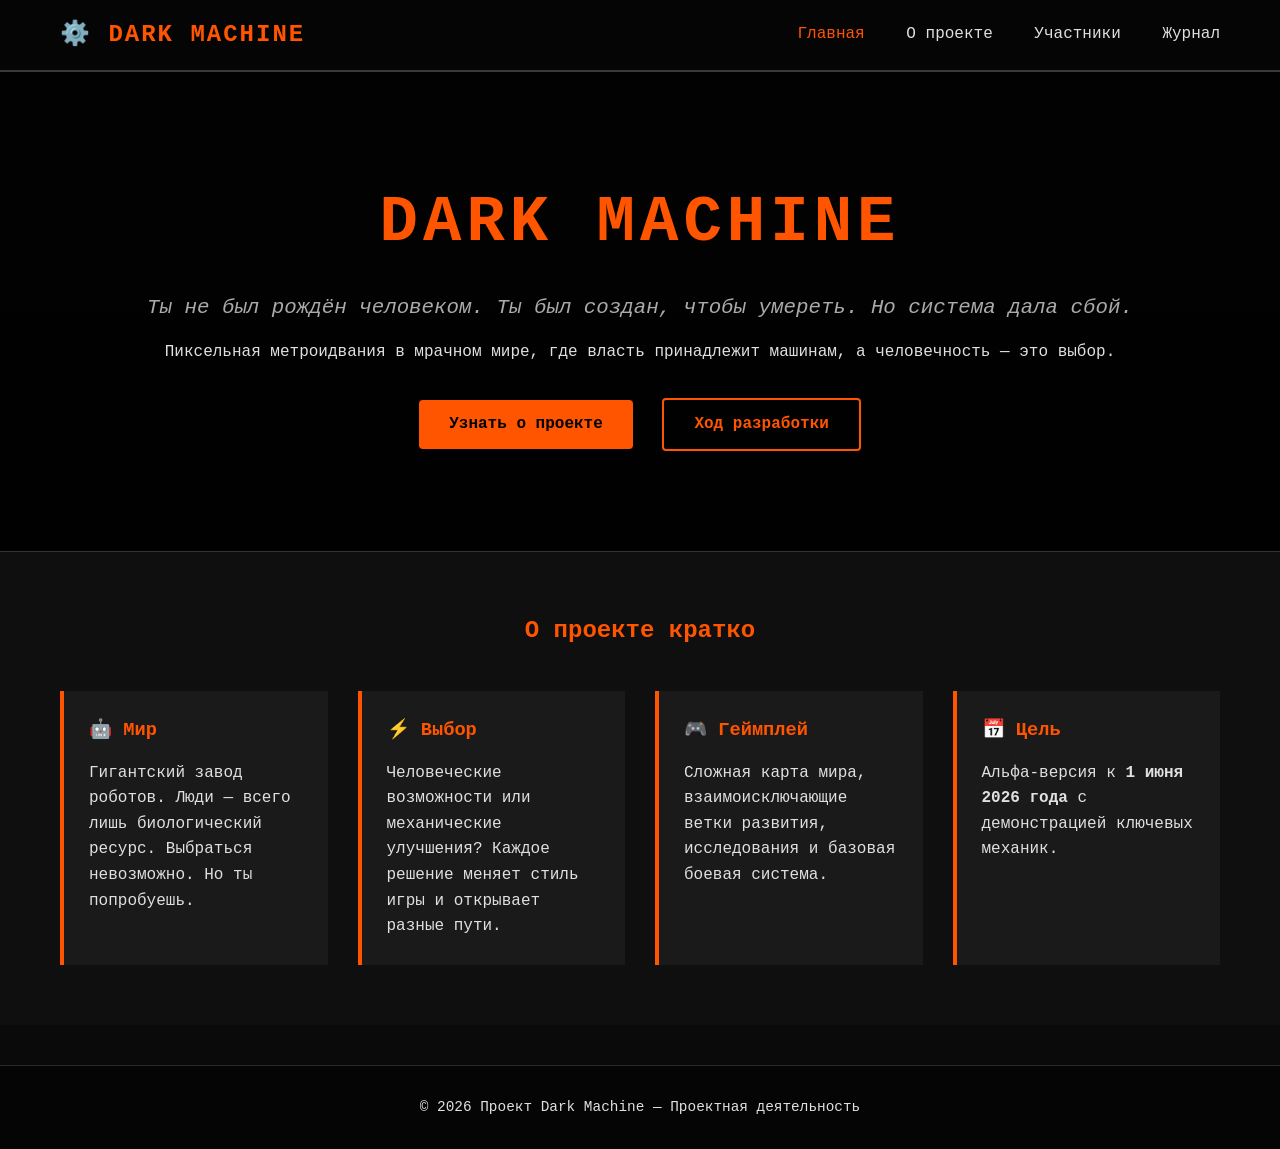
<file: index.html>
<html lang="ru">
<head>
    <meta charset="UTF-8">
    <meta name="viewport" content="width=device-width, initial-scale=1.0">
    <title>Dark Machine | Пиксельная метроидвания</title>
    <link rel="stylesheet" href="style.css">
</head>
<body>
    <header>
        <div class="container">
            <div class="logo">⚙️ DARK MACHINE</div>
            <nav>
                <a href="index.html" class="active">Главная</a>
                <a href="about.html">О проекте</a>
                <a href="members.html">Участники</a>
                <a href="journal.html">Журнал</a>
            </nav>
        </div>
    </header>

    <main>
        <section class="hero">
            <div class="container">
                <h1>DARK MACHINE</h1>
                <p class="tagline">Ты не был рождён человеком. Ты был создан, чтобы умереть. Но система дала сбой.</p>
                <p>Пиксельная метроидвания в мрачном мире, где власть принадлежит машинам, а человечность — это выбор.</p>
                <div class="hero-buttons">
                    <a href="about.html" class="btn">Узнать о проекте</a>
                    <a href="journal.html" class="btn btn-outline">Ход разработки</a>
                </div>
            </div>
        </section>

        <section class="announcement">
            <div class="container">
                <h2>О проекте кратко</h2>
                <div class="announcement-grid">
                    <div class="announce-card">
                        <h3>🤖 Мир</h3>
                        <p>Гигантский завод роботов. Люди — всего лишь биологический ресурс. Выбраться невозможно. Но ты попробуешь.</p>
                    </div>
                    <div class="announce-card">
                        <h3>⚡ Выбор</h3>
                        <p>Человеческие возможности или механические улучшения? Каждое решение меняет стиль игры и открывает разные пути.</p>
                    </div>
                    <div class="announce-card">
                        <h3>🎮 Геймплей</h3>
                        <p>Сложная карта мира, взаимоисключающие ветки развития, исследования и базовая боевая система.</p>
                    </div>
                    <div class="announce-card">
                        <h3>📅 Цель</h3>
                        <p>Альфа-версия к <strong>1 июня 2026 года</strong> с демонстрацией ключевых механик.</p>
                    </div>
                </div>
            </div>
        </section>
    </main>

    <footer>
        <div class="container">
            <p>© 2026 Проект Dark Machine — Проектная деятельность</p>
        </div>
    </footer>
</body>
</html>
</file>
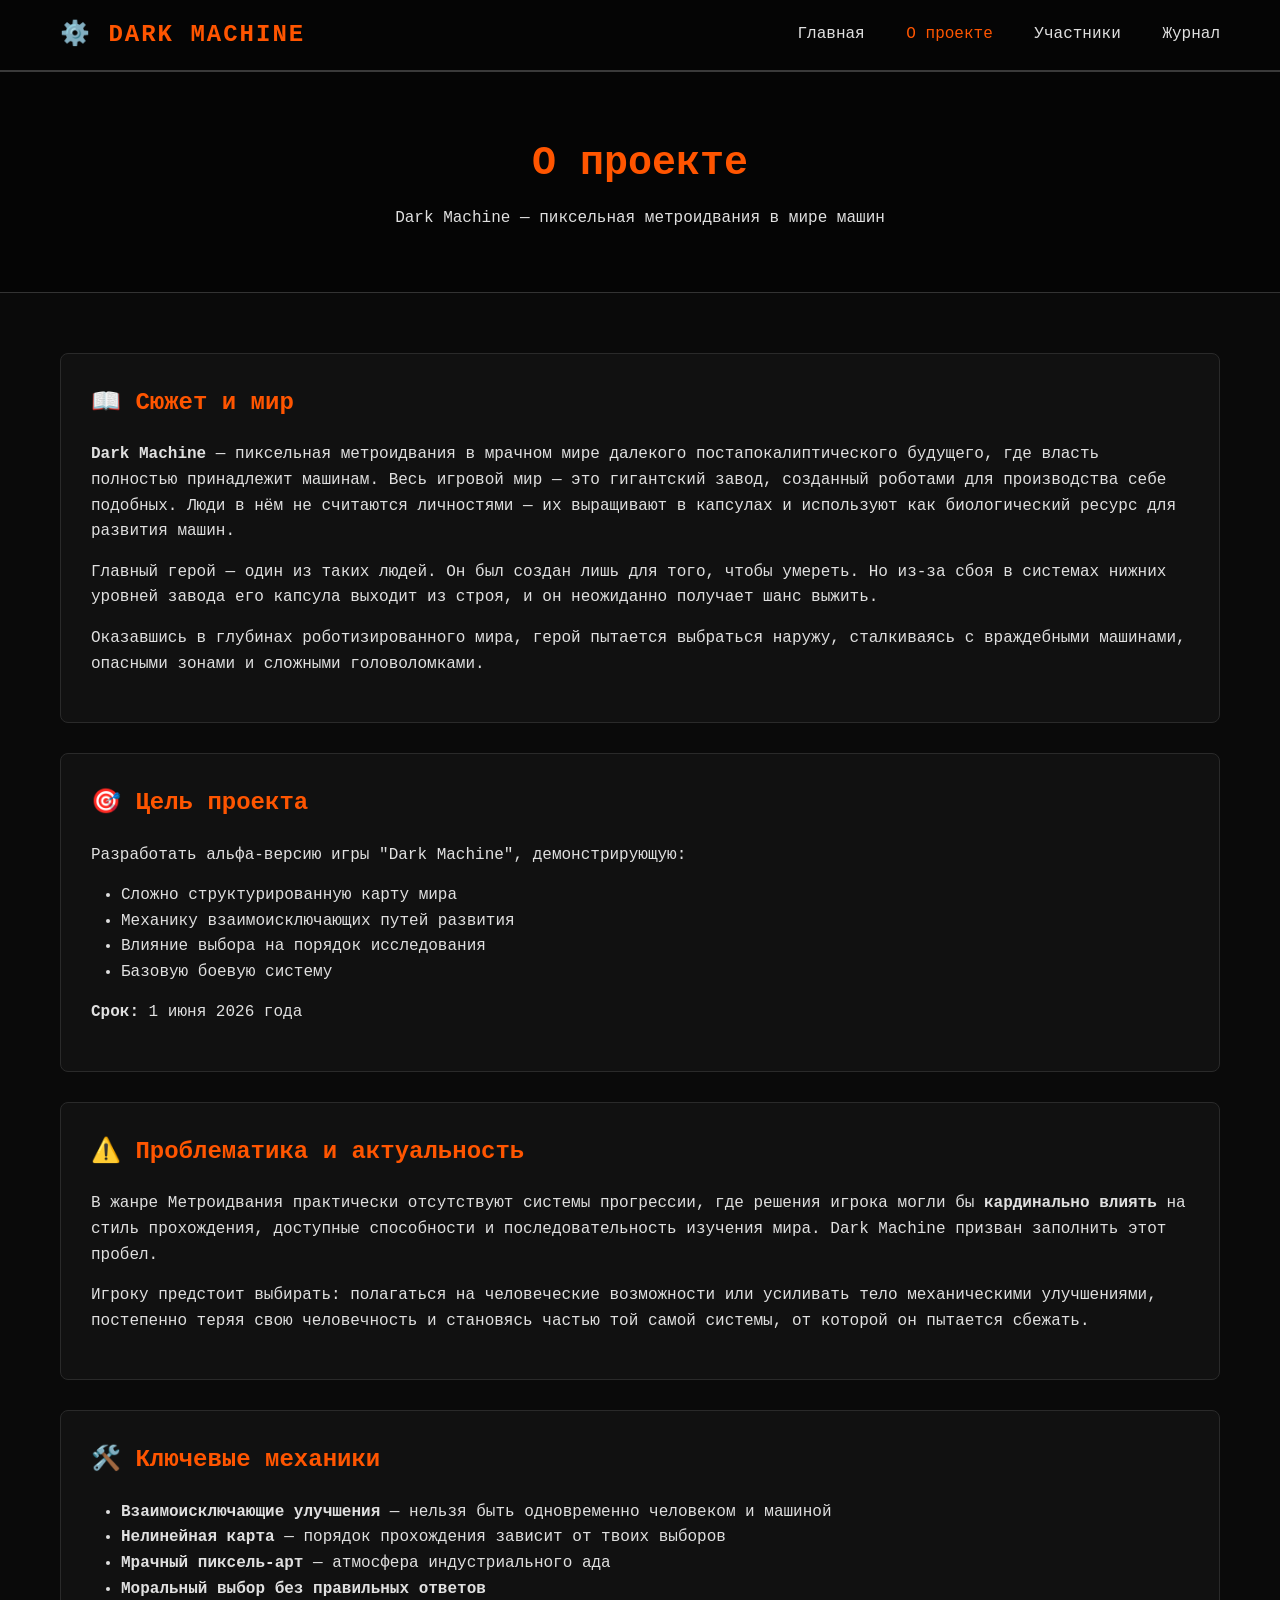
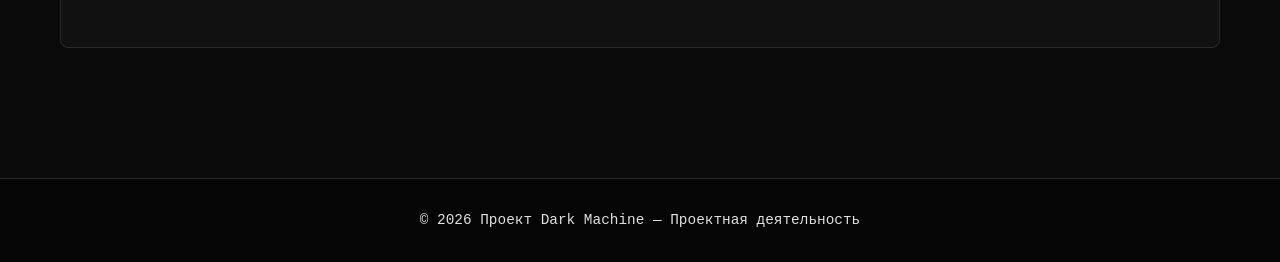
<file: about.html>
<html lang="ru">
<head>
    <meta charset="UTF-8">
    <meta name="viewport" content="width=device-width, initial-scale=1.0">
    <title>О проекте | Dark Machine</title>
    <link rel="stylesheet" href="style.css">
</head>
<body>
    <header>
        <div class="container">
            <div class="logo">⚙️ DARK MACHINE</div>
            <nav>
                <a href="index.html">Главная</a>
                <a href="about.html" class="active">О проекте</a>
                <a href="members.html">Участники</a>
                <a href="journal.html">Журнал</a>
            </nav>
        </div>
    </header>

    <main>
        <section class="page-header dark">
            <div class="container">
                <h1>О проекте</h1>
                <p>Dark Machine — пиксельная метроидвания в мире машин</p>
            </div>
        </section>

        <section class="content">
            <div class="container">
                <div class="about-block">
                    <h2>📖 Сюжет и мир</h2>
                    <p><strong>Dark Machine</strong> — пиксельная метроидвания в мрачном мире далекого постапокалиптического будущего, где власть полностью принадлежит машинам. Весь игровой мир — это гигантский завод, созданный роботами для производства себе подобных. Люди в нём не считаются личностями — их выращивают в капсулах и используют как биологический ресурс для развития машин.</p>
                    <p>Главный герой — один из таких людей. Он был создан лишь для того, чтобы умереть. Но из-за сбоя в системах нижних уровней завода его капсула выходит из строя, и он неожиданно получает шанс выжить.</p>
                    <p>Оказавшись в глубинах роботизированного мира, герой пытается выбраться наружу, сталкиваясь с враждебными машинами, опасными зонами и сложными головоломками.</p>
                </div>

                <div class="about-block">
                    <h2>🎯 Цель проекта</h2>
                    <p>Разработать альфа-версию игры "Dark Machine", демонстрирующую:</p>
                    <ul>
                        <li>Сложно структурированную карту мира</li>
                        <li>Механику взаимоисключающих путей развития</li>
                        <li>Влияние выбора на порядок исследования</li>
                        <li>Базовую боевую систему</li>
                    </ul>
                    <p><strong>Срок:</strong> 1 июня 2026 года</p>
                </div>

                <div class="about-block">
                    <h2>⚠️ Проблематика и актуальность</h2>
                    <p>В жанре Метроидвания практически отсутствуют системы прогрессии, где решения игрока могли бы <strong>кардинально влиять</strong> на стиль прохождения, доступные способности и последовательность изучения мира. Dark Machine призван заполнить этот пробел.</p>
                    <p>Игроку предстоит выбирать: полагаться на человеческие возможности или усиливать тело механическими улучшениями, постепенно теряя свою человечность и становясь частью той самой системы, от которой он пытается сбежать.</p>
                </div>

                <div class="about-block">
                    <h2>🛠️ Ключевые механики</h2>
                    <ul>
                        <li><strong>Взаимоисключающие улучшения</strong> — нельзя быть одновременно человеком и машиной</li>
                        <li><strong>Нелинейная карта</strong> — порядок прохождения зависит от твоих выборов</li>
                        <li><strong>Мрачный пиксель-арт</strong> — атмосфера индустриального ада</li>
                        <li><strong>Моральный выбор без правильных ответов</strong></li>
                    </ul>
                </div>
            </div>
        </section>
    </main>

    <footer>
        <div class="container">
            <p>© 2026 Проект Dark Machine — Проектная деятельность</p>
        </div>
    </footer>
</body>
</html>
</file>
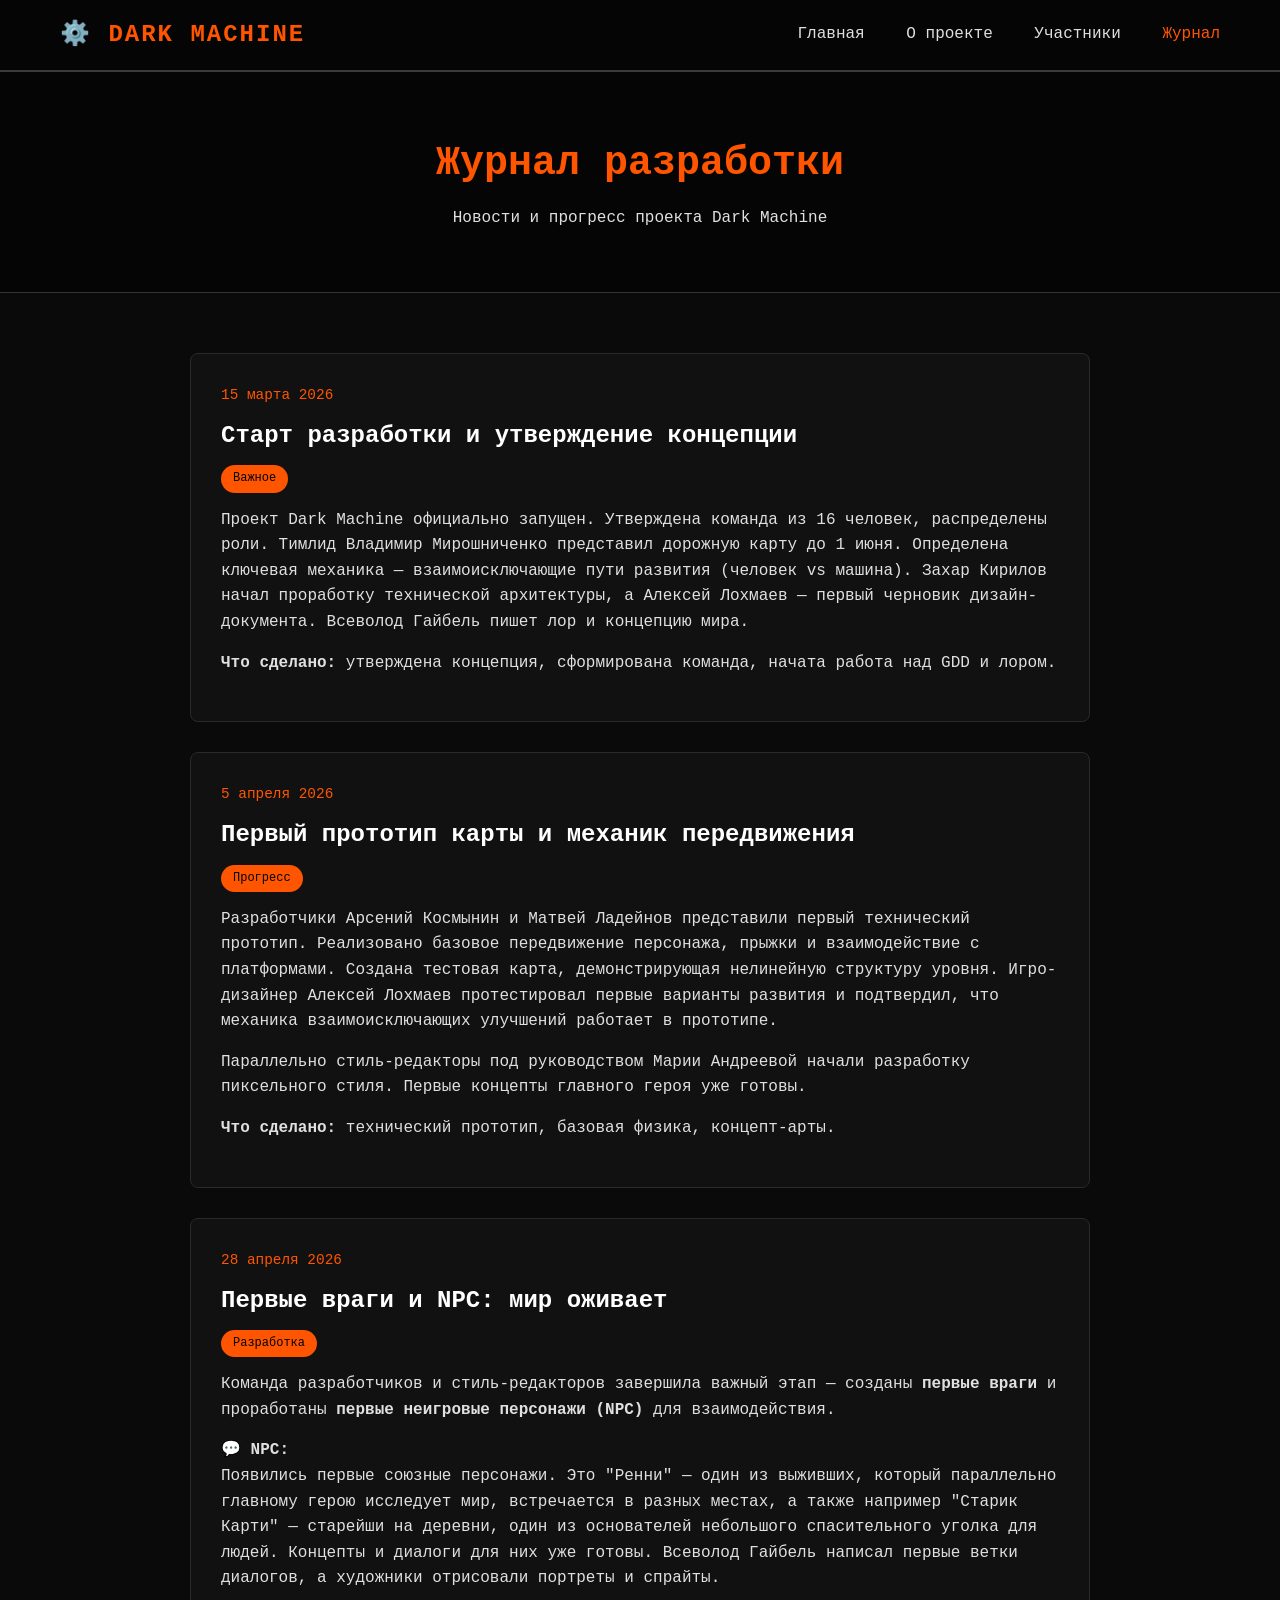
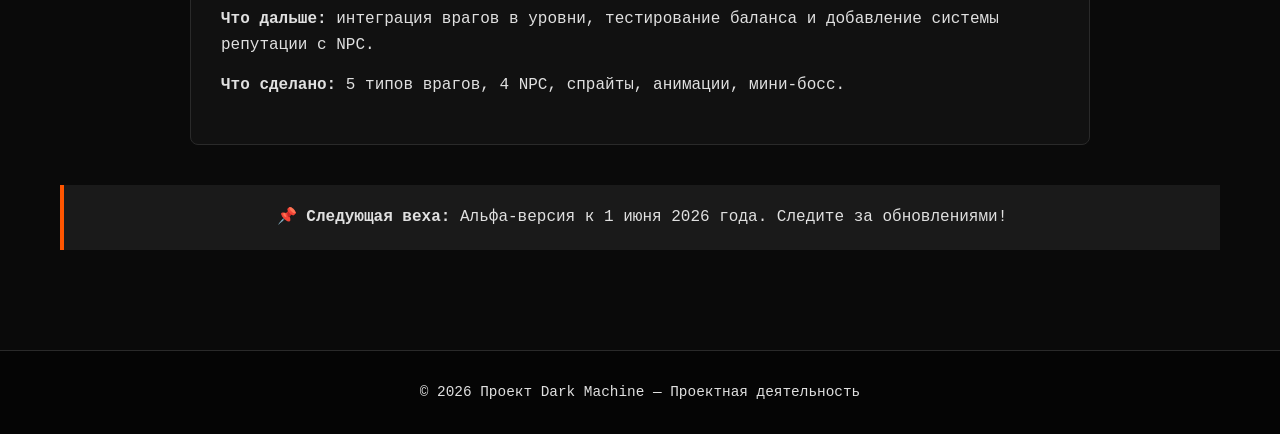
<file: journal.html>
<html lang="ru">
<head>
    <meta charset="UTF-8">
    <meta name="viewport" content="width=device-width, initial-scale=1.0">
    <title>Журнал | Dark Machine</title>
    <link rel="stylesheet" href="style.css">
</head>
<body>
    <header>
        <div class="container">
            <div class="logo">⚙️ DARK MACHINE</div>
            <nav>
                <a href="index.html">Главная</a>
                <a href="about.html">О проекте</a>
                <a href="members.html">Участники</a>
                <a href="journal.html" class="active">Журнал</a>
            </nav>
        </div>
    </header>

    <main>
        <section class="page-header dark">
            <div class="container">
                <h1>Журнал разработки</h1>
                <p>Новости и прогресс проекта Dark Machine</p>
            </div>
        </section>

        <section class="content">
            <div class="container">
                <div class="journal-list">

                    <!-- Пост 1 -->
                    <article class="journal-post">
                        <div class="post-date">15 марта 2026</div>
                        <h2>Старт разработки и утверждение концепции</h2>
                        <div class="post-tag">Важное</div>
                        <p>Проект Dark Machine официально запущен. Утверждена команда из 16 человек, распределены роли. Тимлид Владимир Мирошниченко представил дорожную карту до 1 июня. Определена ключевая механика — взаимоисключающие пути развития (человек vs машина). Захар Кирилов начал проработку технической архитектуры, а Алексей Лохмаев — первый черновик дизайн-документа. Всеволод Гайбель пишет лор и концепцию мира.</p>
                        <p><strong>Что сделано:</strong> утверждена концепция, сформирована команда, начата работа над GDD и лором.</p>
                    </article>

                    <!-- Пост 2 -->
                    <article class="journal-post">
                        <div class="post-date">5 апреля 2026</div>
                        <h2>Первый прототип карты и механик передвижения</h2>
                        <div class="post-tag">Прогресс</div>
                        <p>Разработчики Арсений Космынин и Матвей Ладейнов представили первый технический прототип. Реализовано базовое передвижение персонажа, прыжки и взаимодействие с платформами. Создана тестовая карта, демонстрирующая нелинейную структуру уровня. Игро-дизайнер Алексей Лохмаев протестировал первые варианты развития и подтвердил, что механика взаимоисключающих улучшений работает в прототипе.</p>
                        <p>Параллельно стиль-редакторы под руководством Марии Андреевой начали разработку пиксельного стиля. Первые концепты главного героя уже готовы.</p>
                        <p><strong>Что сделано:</strong> технический прототип, базовая физика, концепт-арты.</p>
                    </article>

                  <!-- Пост 3 -->
		  <article class="journal-post">
    			<div class="post-date">28 апреля 2026</div>
    			<h2>Первые враги и NPC: мир оживает</h2>
    			<div class="post-tag">Разработка</div>
    			<p>Команда разработчиков и стиль-редакторов завершила важный этап — созданы <strong>первые враги</strong> и проработаны <strong>первые неигровые персонажи (NPC)</strong> для взаимодействия.</p>
    
    			<p><strong>💬 NPC:</strong><br>
    			Появились первые союзные персонажи. Это "Ренни" — один из выживших, который параллельно главному герою исследует мир, встречается в разных местах, а также например "Старик Карти" — старейши на деревни, один из основателей небольшого спасительного уголка для людей. Концепты и диалоги для них уже готовы. Всеволод Гайбель написал первые ветки диалогов, а художники отрисовали портреты и спрайты.</p>
    
    			<p><strong>Что дальше:</strong> интеграция врагов в уровни, тестирование баланса и добавление системы репутации с NPC.</p>
    
    			<p><strong>Что сделано:</strong> 5 типов врагов, 4 NPC, спрайты, анимации, мини-босс.</p>
		  </article>

                </div>

                <div class="note-box">
                    <p>📌 <strong>Следующая веха:</strong> Альфа-версия к 1 июня 2026 года. Следите за обновлениями!</p>
                </div>
            </div>
        </section>
    </main>

    <footer>
        <div class="container">
            <p>© 2026 Проект Dark Machine — Проектная деятельность</p>
        </div>
    </footer>
</body>
</html>
</file>
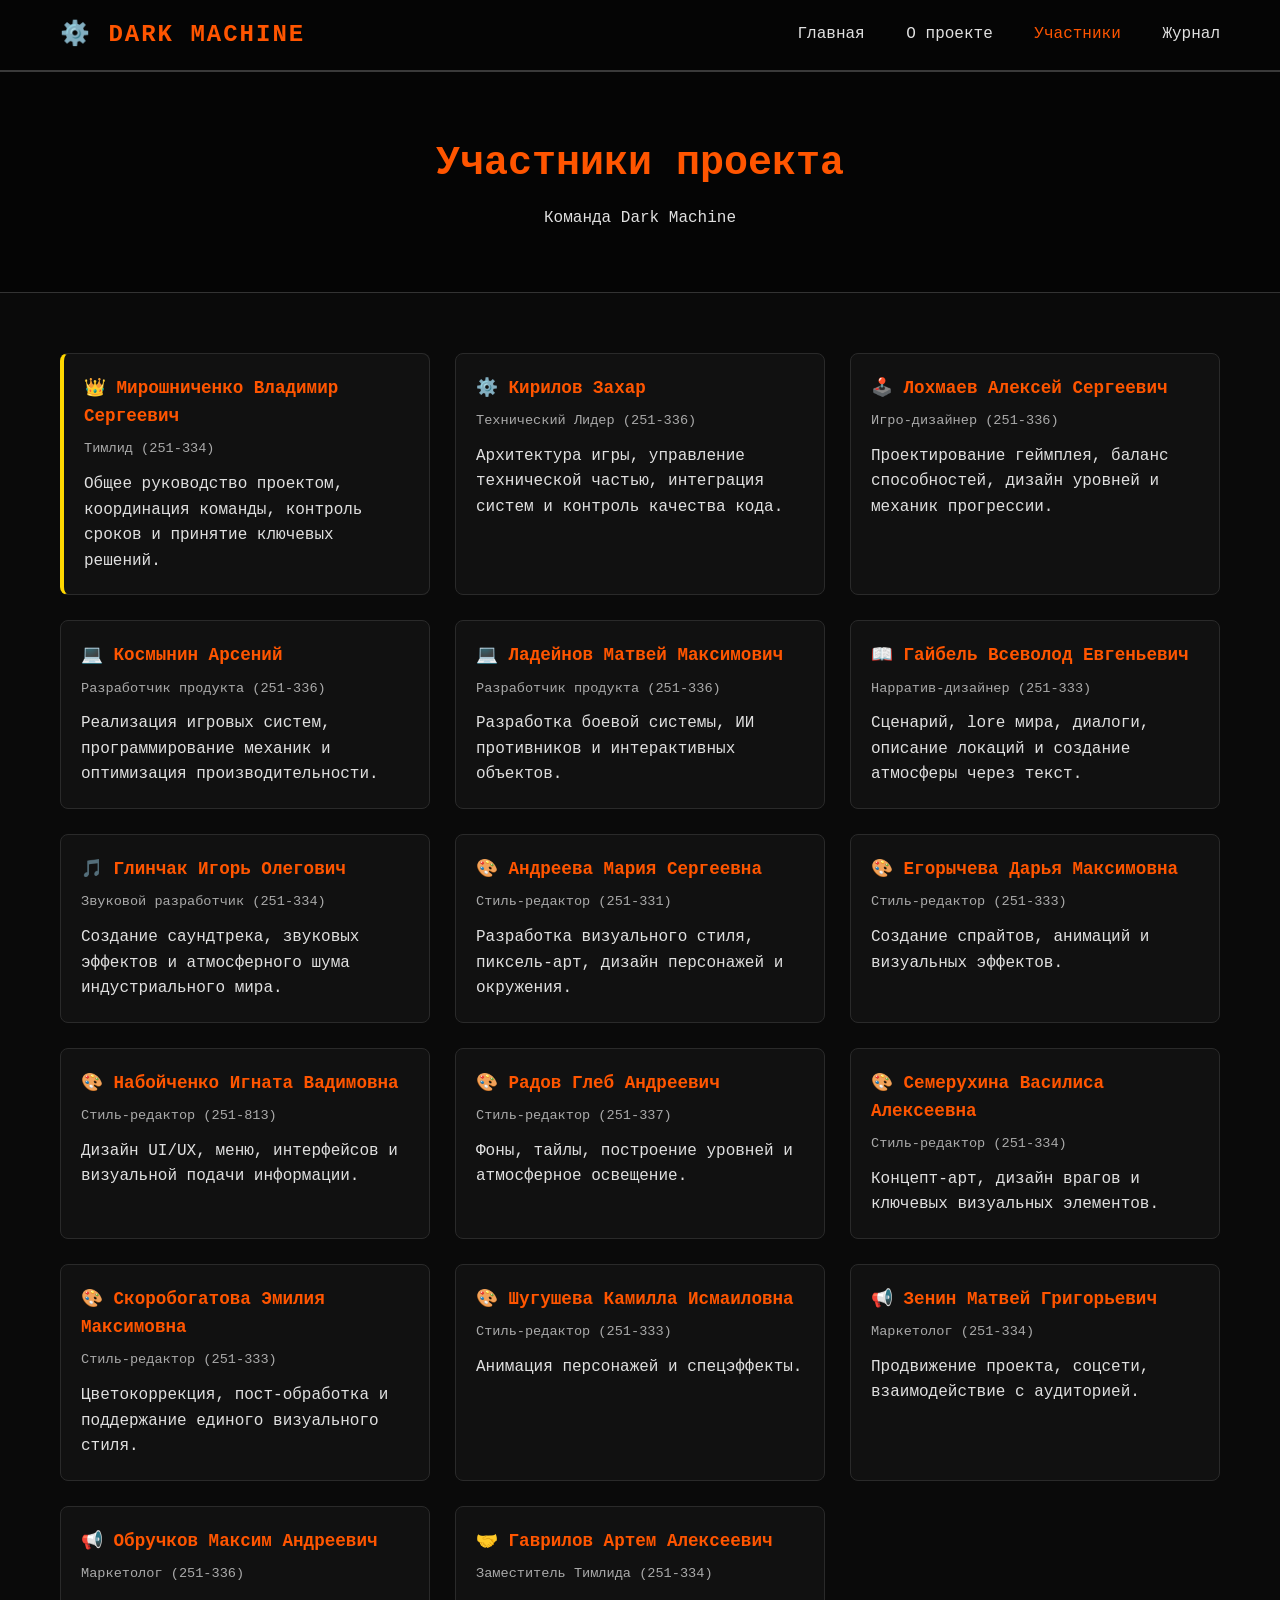
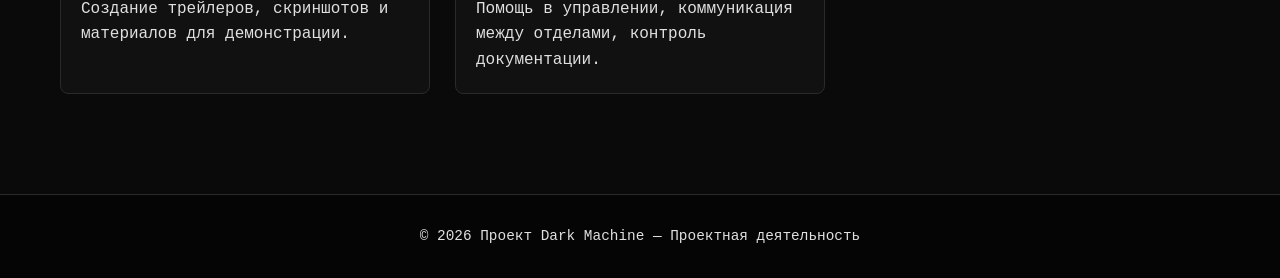
<file: members.html>
<html lang="ru">
<head>
    <meta charset="UTF-8">
    <meta name="viewport" content="width=device-width, initial-scale=1.0">
    <title>Участники | Dark Machine</title>
    <link rel="stylesheet" href="style.css">
</head>
<body>
    <header>
        <div class="container">
            <div class="logo">⚙️ DARK MACHINE</div>
            <nav>
                <a href="index.html">Главная</a>
                <a href="about.html">О проекте</a>
                <a href="members.html" class="active">Участники</a>
                <a href="journal.html">Журнал</a>
            </nav>
        </div>
    </header>

    <main>
        <section class="page-header dark">
            <div class="container">
                <h1>Участники проекта</h1>
                <p>Команда Dark Machine</p>
            </div>
        </section>

        <section class="content">
            <div class="container">
                <div class="team-grid">
                    
                    <div class="team-card lead">
                        <h3>👑 Мирошниченко Владимир Сергеевич</h3>
                        <p class="role">Тимлид (251-334)</p>
                        <p>Общее руководство проектом, координация команды, контроль сроков и принятие ключевых решений.</p>
                    </div>

                    <div class="team-card">
                        <h3>⚙️ Кирилов Захар</h3>
                        <p class="role">Технический Лидер (251-336)</p>
                        <p>Архитектура игры, управление технической частью, интеграция систем и контроль качества кода.</p>
                    </div>

                    <div class="team-card">
                        <h3>🕹️ Лохмаев Алексей Сергеевич</h3>
                        <p class="role">Игро-дизайнер (251-336)</p>
                        <p>Проектирование геймплея, баланс способностей, дизайн уровней и механик прогрессии.</p>
                    </div>

                    <div class="team-card">
                        <h3>💻 Космынин Арсений</h3>
                        <p class="role">Разработчик продукта (251-336)</p>
                        <p>Реализация игровых систем, программирование механик и оптимизация производительности.</p>
                    </div>

                    <div class="team-card">
                        <h3>💻 Ладейнов Матвей Максимович</h3>
                        <p class="role">Разработчик продукта (251-336)</p>
                        <p>Разработка боевой системы, ИИ противников и интерактивных объектов.</p>
                    </div>

                    <div class="team-card">
                        <h3>📖 Гайбель Всеволод Евгеньевич</h3>
                        <p class="role">Нарратив-дизайнер (251-333)</p>
                        <p>Сценарий, lore мира, диалоги, описание локаций и создание атмосферы через текст.</p>
                    </div>

                    <div class="team-card">
                        <h3>🎵 Глинчак Игорь Олегович</h3>
                        <p class="role">Звуковой разработчик (251-334)</p>
                        <p>Создание саундтрека, звуковых эффектов и атмосферного шума индустриального мира.</p>
                    </div>

                    <div class="team-card">
                        <h3>🎨 Андреева Мария Сергеевна</h3>
                        <p class="role">Стиль-редактор (251-331)</p>
                        <p>Разработка визуального стиля, пиксель-арт, дизайн персонажей и окружения.</p>
                    </div>

                    <div class="team-card">
                        <h3>🎨 Егорычева Дарья Максимовна</h3>
                        <p class="role">Стиль-редактор (251-333)</p>
                        <p>Создание спрайтов, анимаций и визуальных эффектов.</p>
                    </div>

                    <div class="team-card">
                        <h3>🎨 Набойченко Игната Вадимовна</h3>
                        <p class="role">Стиль-редактор (251-813)</p>
                        <p>Дизайн UI/UX, меню, интерфейсов и визуальной подачи информации.</p>
                    </div>

                    <div class="team-card">
                        <h3>🎨 Радов Глеб Андреевич</h3>
                        <p class="role">Стиль-редактор (251-337)</p>
                        <p>Фоны, тайлы, построение уровней и атмосферное освещение.</p>
                    </div>

                    <div class="team-card">
                        <h3>🎨 Семерухина Василиса Алексеевна</h3>
                        <p class="role">Стиль-редактор (251-334)</p>
                        <p>Концепт-арт, дизайн врагов и ключевых визуальных элементов.</p>
                    </div>

                    <div class="team-card">
                        <h3>🎨 Скоробогатова Эмилия Максимовна</h3>
                        <p class="role">Стиль-редактор (251-333)</p>
                        <p>Цветокоррекция, пост-обработка и поддержание единого визуального стиля.</p>
                    </div>

                    <div class="team-card">
                        <h3>🎨 Шугушева Камилла Исмаиловна</h3>
                        <p class="role">Стиль-редактор (251-333)</p>
                        <p>Анимация персонажей и спецэффекты.</p>
                    </div>

                    <div class="team-card">
                        <h3>📢 Зенин Матвей Григорьевич</h3>
                        <p class="role">Маркетолог (251-334)</p>
                        <p>Продвижение проекта, соцсети, взаимодействие с аудиторией.</p>
                    </div>

                    <div class="team-card">
                        <h3>📢 Обручков Максим Андреевич</h3>
                        <p class="role">Маркетолог (251-336)</p>
                        <p>Создание трейлеров, скриншотов и материалов для демонстрации.</p>
                    </div>

                    <div class="team-card">
                        <h3>🤝 Гаврилов Артем Алексеевич</h3>
                        <p class="role">Заместитель Тимлида (251-334)</p>
                        <p>Помощь в управлении, коммуникация между отделами, контроль документации.</p>
                    </div>

                </div>
            </div>
        </section>
    </main>

    <footer>
        <div class="container">
            <p>© 2026 Проект Dark Machine — Проектная деятельность</p>
        </div>
    </footer>
</body>
</html>
</file>
<file: style.css>
* {
    margin: 0;
    padding: 0;
    box-sizing: border-box;
}

body {
    font-family: 'Segoe UI', 'Courier New', monospace;
    line-height: 1.6;
    color: #e0e0e0;
    background: #0a0a0a;
}

.container {
    max-width: 1200px;
    margin: 0 auto;
    padding: 0 20px;
}

/* Header */
header {
    background: #050505;
    border-bottom: 2px solid #3a3a3a;
    padding: 1rem 0;
    position: sticky;
    top: 0;
    z-index: 100;
}

header .container {
    display: flex;
    justify-content: space-between;
    align-items: center;
    flex-wrap: wrap;
}

.logo {
    font-size: 1.5rem;
    font-weight: bold;
    letter-spacing: 2px;
    color: #ff5500;
}

nav a {
    color: #e0e0e0;
    text-decoration: none;
    margin-left: 2rem;
    transition: color 0.3s;
    font-weight: 500;
}

nav a:hover, nav a.active {
    color: #ff5500;
}

/* Hero */
.hero {
    background: linear-gradient(rgba(0,0,0,0.8), rgba(0,0,0,0.9)), url('https://via.placeholder.com/1920x600/1a1a1a/ff5500?text=Dark+Machine');
    background-size: cover;
    text-align: center;
    padding: 100px 0;
    border-bottom: 1px solid #333;
}

.hero h1 {
    font-size: 4rem;
    color: #ff5500;
    letter-spacing: 5px;
    margin-bottom: 1rem;
}

.tagline {
    font-size: 1.3rem;
    margin-bottom: 1rem;
    font-style: italic;
    color: #aaa;
}

.hero-buttons {
    margin-top: 2rem;
}

.btn {
    display: inline-block;
    background: #ff5500;
    color: #000;
    padding: 12px 30px;
    text-decoration: none;
    border-radius: 4px;
    font-weight: bold;
    margin: 0 10px;
    transition: transform 0.3s, background 0.3s;
}

.btn-outline {
    background: transparent;
    color: #ff5500;
    border: 2px solid #ff5500;
}

.btn:hover {
    transform: translateY(-3px);
    background: #ff7700;
}

.btn-outline:hover {
    background: #ff5500;
    color: #000;
}

/* Announcement */
.announcement {
    padding: 60px 0;
    background: #0f0f0f;
}

.announcement h2 {
    text-align: center;
    margin-bottom: 40px;
    color: #ff5500;
}

.announcement-grid {
    display: grid;
    grid-template-columns: repeat(auto-fit, minmax(250px, 1fr));
    gap: 30px;
}

.announce-card {
    background: #1a1a1a;
    padding: 25px;
    border-left: 4px solid #ff5500;
    transition: transform 0.3s;
}

.announce-card:hover {
    transform: translateY(-5px);
}

.announce-card h3 {
    margin-bottom: 15px;
    color: #ff5500;
}

/* Page header */
.page-header {
    background: #0a0a0a;
    text-align: center;
    padding: 60px 0;
    border-bottom: 1px solid #333;
}

.page-header.dark {
    background: #050505;
}

.page-header h1 {
    font-size: 2.5rem;
    color: #ff5500;
    margin-bottom: 10px;
}

/* Content */
.content {
    padding: 60px 0;
}

.about-block {
    background: #111;
    padding: 30px;
    margin-bottom: 30px;
    border-radius: 8px;
    border: 1px solid #2a2a2a;
}

.about-block h2 {
    color: #ff5500;
    margin-bottom: 20px;
}

.about-block p, .about-block ul {
    margin-bottom: 15px;
}

.about-block ul {
    padding-left: 30px;
}

/* Team grid */
.team-grid {
    display: grid;
    grid-template-columns: repeat(auto-fill, minmax(320px, 1fr));
    gap: 25px;
}

.team-card {
    background: #111;
    padding: 20px;
    border-radius: 8px;
    border: 1px solid #2a2a2a;
    transition: transform 0.2s;
}

.team-card:hover {
    transform: translateY(-3px);
    border-color: #ff5500;
}

.team-card.lead {
    border-left: 4px solid gold;
}

.team-card h3 {
    color: #ff5500;
    margin-bottom: 8px;
    font-size: 1.1rem;
}

.role {
    color: #aaa;
    font-size: 0.85rem;
    margin-bottom: 12px;
    font-family: monospace;
}

/* Journal */
.journal-list {
    max-width: 900px;
    margin: 0 auto;
}

.journal-post {
    background: #111;
    padding: 30px;
    margin-bottom: 30px;
    border-radius: 8px;
    border: 1px solid #2a2a2a;
}

.post-date {
    color: #ff5500;
    font-size: 0.9rem;
    margin-bottom: 10px;
}

.journal-post h2 {
    color: #fff;
    margin-bottom: 10px;
}

.post-tag {
    display: inline-block;
    background: #ff5500;
    color: #000;
    padding: 4px 12px;
    border-radius: 20px;
    font-size: 0.75rem;
    margin-bottom: 15px;
}

.journal-post p {
    margin-bottom: 15px;
}

.note-box {
    background: #1a1a1a;
    border-left: 4px solid #ff5500;
    padding: 20px;
    margin-top: 40px;
    text-align: center;
}

/* Footer */
footer {
    background: #050505;
    text-align: center;
    padding: 30px 0;
    margin-top: 40px;
    border-top: 1px solid #2a2a2a;
    font-size: 0.9rem;
}

/* Responsive */
@media (max-width: 768px) {
    .hero h1 {
        font-size: 2rem;
    }
    
    nav a {
        margin-left: 1rem;
    }
    
    header .container {
        flex-direction: column;
        gap: 15px;
    }
    
    .team-grid {
        grid-template-columns: 1fr;
    }
    
    .btn {
        margin: 5px;
    }
}
</file>
